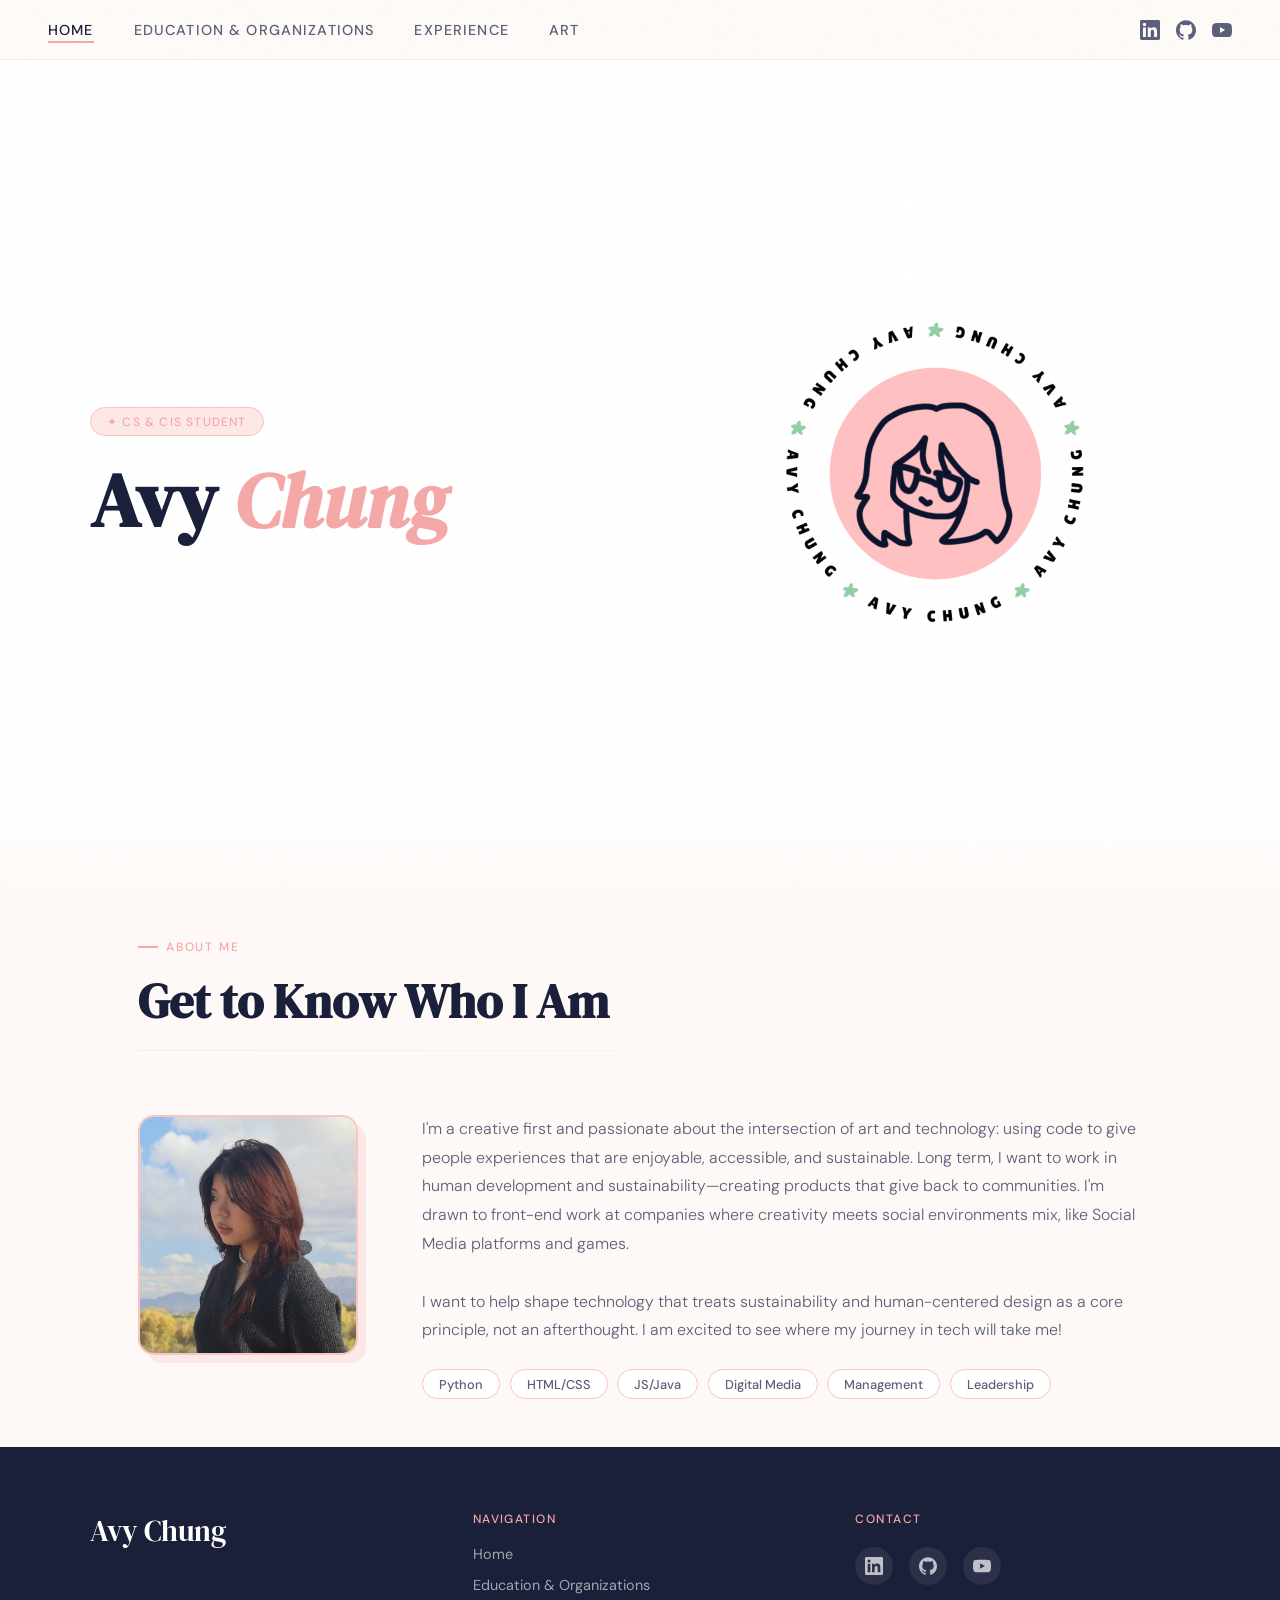
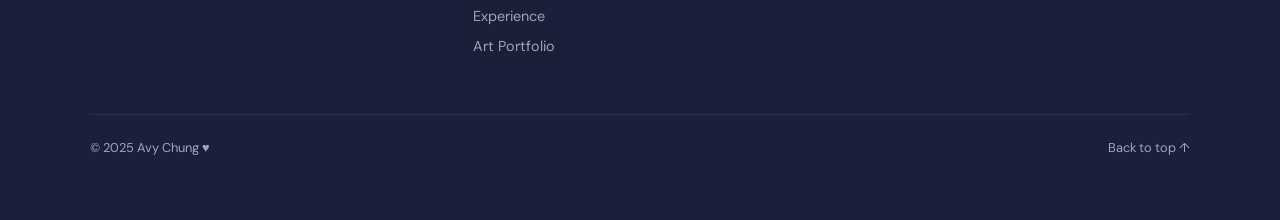
<file: index.html>
<!DOCTYPE html>
<html lang="en">
<head>
  <meta charset="UTF-8" />
  <meta name="viewport" content="width=device-width, initial-scale=1.0"/>
  <link rel="stylesheet" href="style.css?v=4">
  <title>Avy Chung | Portfolio ♥</title>
</head>
<body id="top">
  <nav>
    <ul class="nav-links">
      <li><a href="index.html" class="active" aria-current="page">Home</a></li>
      <li><a href="education.html">Education &amp; Organizations</a></li>
      <li><a href="experience.html">Experience</a></li>
      <li><a href="https://avyquynh.github.io/avyquynh-art-portfolio/">Art</a></li>
    </ul>
    <div class="nav-socials">
      <a href="https://www.linkedin.com/in/avy-chung/" target="_blank" aria-label="LinkedIn">
        <svg viewBox="0 0 24 24"><path d="M20.447 20.452h-3.554v-5.569c0-1.328-.027-3.037-1.852-3.037-1.853 0-2.136 1.445-2.136 2.939v5.667H9.351V9h3.414v1.561h.046c.477-.9 1.637-1.85 3.37-1.85 3.601 0 4.267 2.37 4.267 5.455v6.286zM5.337 7.433a2.062 2.062 0 01-2.063-2.065 2.064 2.064 0 112.063 2.065zm1.782 13.019H3.555V9h3.564v11.452zM22.225 0H1.771C.792 0 0 .774 0 1.729v20.542C0 23.227.792 24 1.771 24h20.451C23.2 24 24 23.227 24 22.271V1.729C24 .774 23.2 0 22.222 0h.003z"/></svg>
      </a>
      <a href="https://github.com/avyquynh" target="_blank" aria-label="GitHub">
        <svg viewBox="0 0 24 24"><path d="M12 .297c-6.63 0-12 5.373-12 12 0 5.303 3.438 9.8 8.205 11.385.6.113.82-.258.82-.577 0-.285-.01-1.04-.015-2.04-3.338.724-4.042-1.61-4.042-1.61C4.422 18.07 3.633 17.7 3.633 17.7c-1.087-.744.084-.729.084-.729 1.205.084 1.838 1.236 1.838 1.236 1.07 1.835 2.809 1.305 3.495.998.108-.776.417-1.305.76-1.605-2.665-.3-5.466-1.332-5.466-5.93 0-1.31.465-2.38 1.235-3.22-.135-.303-.54-1.523.105-3.176 0 0 1.005-.322 3.3 1.23.96-.267 1.98-.399 3-.405 1.02.006 2.04.138 3 .405 2.28-1.552 3.285-1.23 3.285-1.23.645 1.653.24 2.873.12 3.176.765.84 1.23 1.91 1.23 3.22 0 4.61-2.805 5.625-5.475 5.92.42.36.81 1.096.81 2.22 0 1.606-.015 2.896-.015 3.286 0 .315.21.69.825.57C20.565 22.092 24 17.592 24 12.297c0-6.627-5.373-12-12-12"/></svg>
      </a>
      <a href="https://www.youtube.com/@avyquynh2" target="_blank" aria-label="YouTube">
        <svg viewBox="0 0 24 24"><path d="M23.498 6.186a3.016 3.016 0 00-2.122-2.136C19.505 3.545 12 3.545 12 3.545s-7.505 0-9.377.505A3.017 3.017 0 00.502 6.186C0 8.07 0 12 0 12s0 3.93.502 5.814a3.016 3.016 0 002.122 2.136c1.871.505 9.376.505 9.376.505s7.505 0 9.377-.505a3.015 3.015 0 002.122-2.136C24 15.93 24 12 24 12s0-3.93-.502-5.814zM9.545 15.568V8.432L15.818 12l-6.273 3.568z"/></svg>
      </a>
    </div>
  </nav>
  <!-- HERO -->
  <div id="hero" class="hero">
    <div class="hero-blob blob-1"></div>
    <div class="hero-blob blob-2"></div>
    <div class="hero-inner">
      <div class="hero-text fade-up">
        <div class="hero-tag">✦ CS &amp; CIS Student</div>
        <h1 class="hero-name">
          Avy <span>Chung</span>
        </h1>
      </div>
      <div class="hero-visual fade-up delay-2">
        <div class="avatar-wrap">
          <div class="avatar-ring">
            <img src="assets/logoname.png" alt="Avy Chung name ring" />
          </div>
          <div class="avatar-inner">
            <img src="assets/logo.png" alt="Avy Chung avatar" />
          </div>
        </div>
      </div>
    </div>
  </div>
  <!-- ABOUT -->
  <section id="about">
    <div class="section-label">About Me</div>
    <h2 class="section-title">Get to Know Who I Am</h2>
    <div class="section-divider"></div>
    <div class="about-grid">
      <div class="about-photo fade-up">
        <img src="assets/Avy_Chung_Headshot.jpeg" alt="Avy Chung headshot" />
      </div>
      <div class="about-body fade-up delay-1">
        <p>
            I'm a creative first and passionate about the intersection of art and technology: 
            using code to give people experiences that are enjoyable, accessible, and sustainable. 
            Long term, I want to work in human development and sustainability—creating products 
            that give back to communities. I'm drawn to front-end work at companies where creativity 
            meets social environments mix, like Social Media platforms and games. <br>
            <br>
            I want to help shape technology that treats sustainability and human-centered design as
            a core principle, not an afterthought. I am excited to see where my journey in tech will take me!
          <br>
        </p>
        <div class="skills-pills">
          <span class="pill">Python</span>
          <span class="pill">HTML/CSS</span>
          <span class="pill">JS/Java</span>
          <span class="pill">Digital Media</span>
          <span class="pill">Management</span>
          <span class="pill">Leadership</span>
        </div>
      </div>
    </div>
  </section>
  <footer>
    <div class="footer-inner">
      <div>
        <div class="footer-brand">Avy Chung</div>
      </div>
      <div class="footer-col">
        <h4>Navigation</h4>
        <ul>
          <li><a href="index.html">Home</a></li>
          <li><a href="education.html">Education &amp; Organizations</a></li>
          <li><a href="experience.html">Experience</a></li>
          <li><a href="https://avyquynh.github.io/avyquynh-art-portfolio/">Art Portfolio</a></li>
        </ul>
      </div>
      <div class="footer-col">
        <h4>Contact</h4>
        <div class="footer-socials" style="margin-top:1.2rem">
          <a href="https://www.linkedin.com/in/avy-chung/" target="_blank" aria-label="LinkedIn">
            <svg viewBox="0 0 24 24"><path d="M20.447 20.452h-3.554v-5.569c0-1.328-.027-3.037-1.852-3.037-1.853 0-2.136 1.445-2.136 2.939v5.667H9.351V9h3.414v1.561h.046c.477-.9 1.637-1.85 3.37-1.85 3.601 0 4.267 2.37 4.267 5.455v6.286zM5.337 7.433a2.062 2.062 0 01-2.063-2.065 2.064 2.064 0 112.063 2.065zm1.782 13.019H3.555V9h3.564v11.452zM22.225 0H1.771C.792 0 0 .774 0 1.729v20.542C0 23.227.792 24 1.771 24h20.451C23.2 24 24 23.227 24 22.271V1.729C24 .774 23.2 0 22.222 0h.003z"/></svg>
          </a>
          <a href="https://github.com/avyquynh" target="_blank" aria-label="GitHub">
            <svg viewBox="0 0 24 24"><path d="M12 .297c-6.63 0-12 5.373-12 12 0 5.303 3.438 9.8 8.205 11.385.6.113.82-.258.82-.577 0-.285-.01-1.04-.015-2.04-3.338.724-4.042-1.61-4.042-1.61C4.422 18.07 3.633 17.7 3.633 17.7c-1.087-.744.084-.729.084-.729 1.205.084 1.838 1.236 1.838 1.236 1.07 1.835 2.809 1.305 3.495.998.108-.776.417-1.305.76-1.605-2.665-.3-5.466-1.332-5.466-5.93 0-1.31.465-2.38 1.235-3.22-.135-.303-.54-1.523.105-3.176 0 0 1.005-.322 3.3 1.23.96-.267 1.98-.399 3-.405 1.02.006 2.04.138 3 .405 2.28-1.552 3.285-1.23 3.285-1.23.645 1.653.24 2.873.12 3.176.765.84 1.23 1.91 1.23 3.22 0 4.61-2.805 5.625-5.475 5.92.42.36.81 1.096.81 2.22 0 1.606-.015 2.896-.015 3.286 0 .315.21.69.825.57C20.565 22.092 24 17.592 24 12.297c0-6.627-5.373-12-12-12"/></svg>
          </a>
          <a href="https://www.youtube.com/@avyquynh2" target="_blank" aria-label="YouTube">
            <svg viewBox="0 0 24 24"><path d="M23.498 6.186a3.016 3.016 0 00-2.122-2.136C19.505 3.545 12 3.545 12 3.545s-7.505 0-9.377.505A3.017 3.017 0 00.502 6.186C0 8.07 0 12 0 12s0 3.93.502 5.814a3.016 3.016 0 002.122 2.136c1.871.505 9.376.505 9.376.505s7.505 0 9.377-.505a3.015 3.015 0 002.122-2.136C24 15.93 24 12 24 12s0-3.93-.502-5.814zM9.545 15.568V8.432L15.818 12l-6.273 3.568z"/></svg>
          </a>
        </div>
      </div>
    </div>
    <div class="footer-bottom">
      <span>© 2025 Avy Chung ♥</span>
      <a href="#top" class="back-top">Back to top ↑</a>
    </div>
  </footer>
  <script src="script.js?v=3"></script>
</body>
</html>
</file>
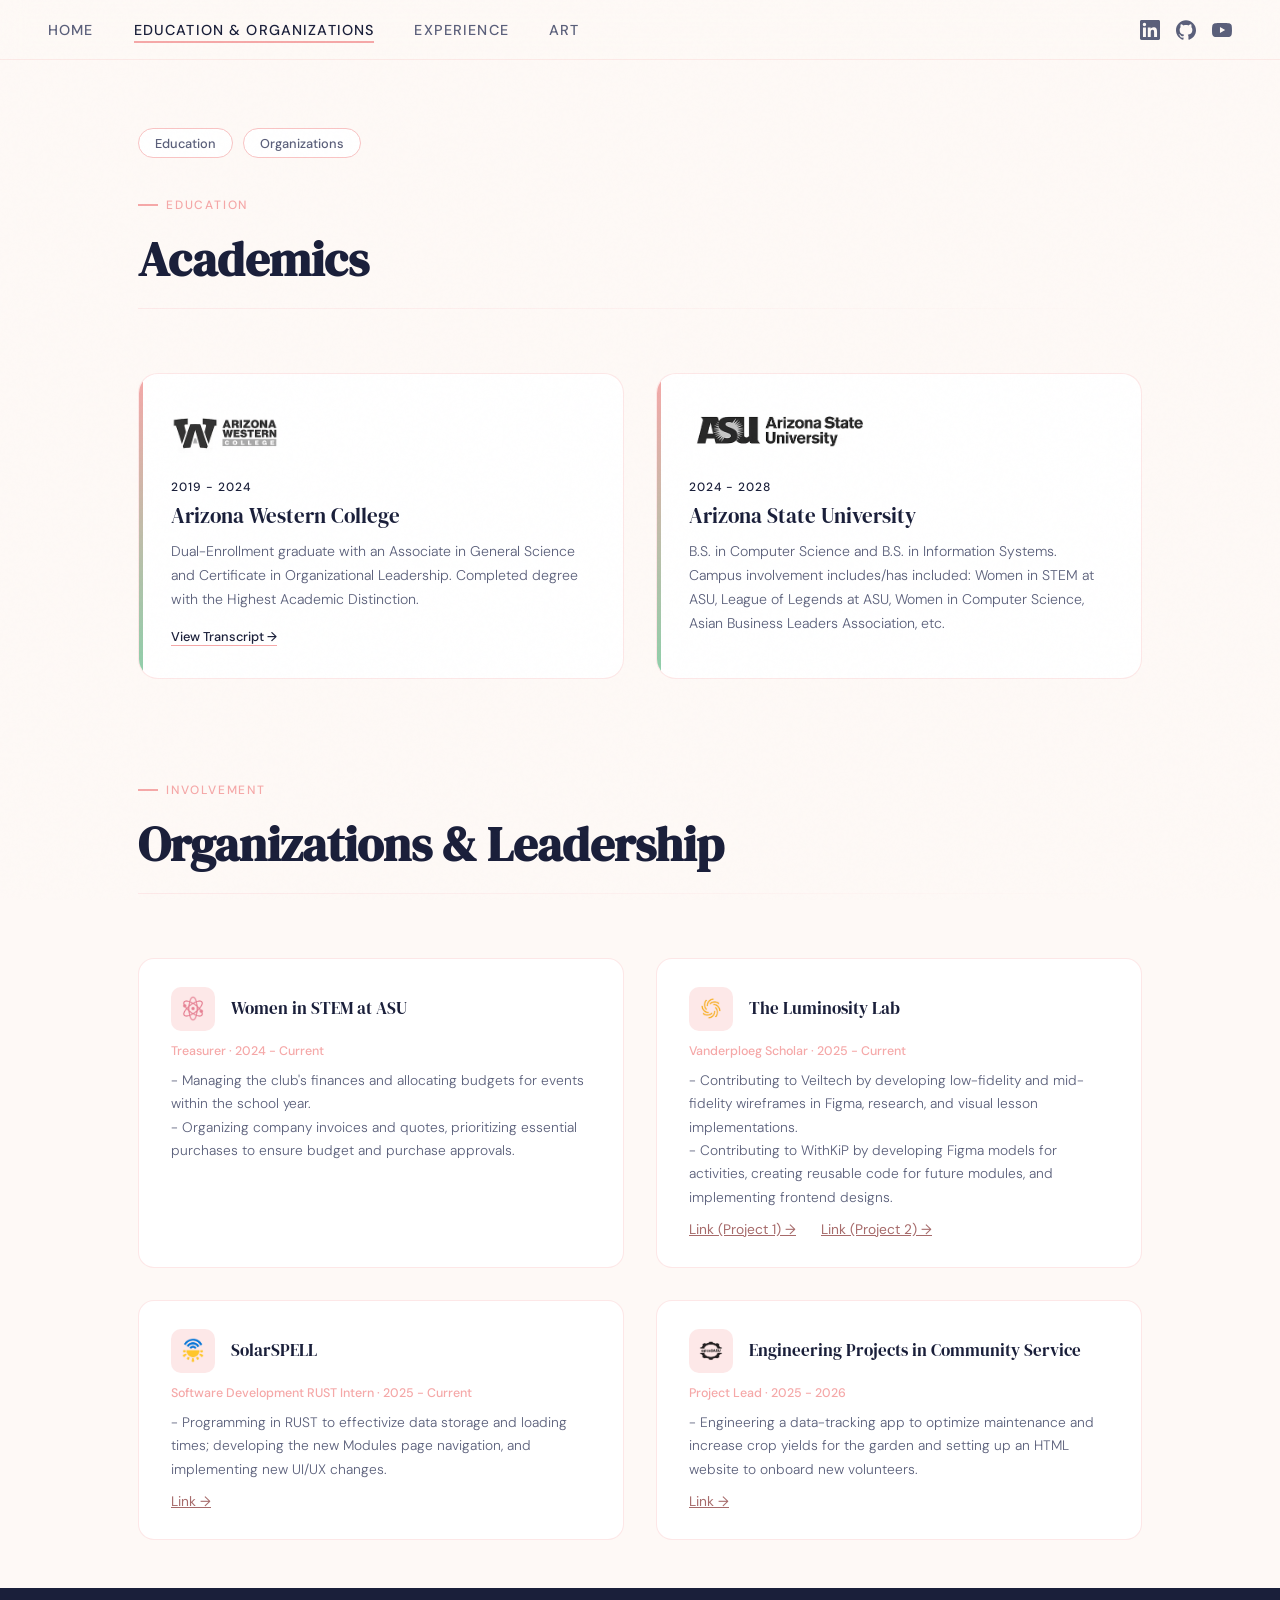
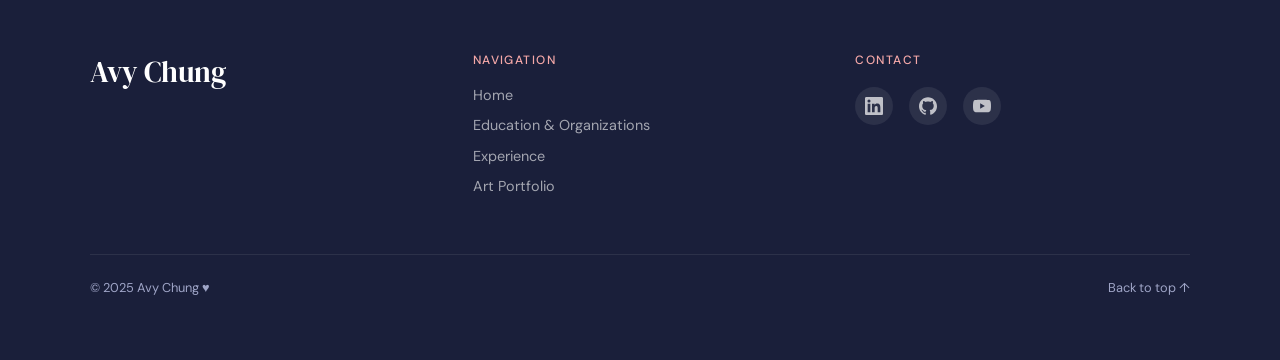
<file: education.html>
<!DOCTYPE html>
<html lang="en">
<head>
  <meta charset="UTF-8" />
  <meta name="viewport" content="width=device-width, initial-scale=1.0"/>
  <link rel="stylesheet" href="style.css?v=4">
  <title>Education & Organizations | Avy Chung ♥</title>
</head>
<body id="top">
  <nav>
    <ul class="nav-links">
      <li><a href="index.html">Home</a></li>
      <li><a href="education.html" class="active" aria-current="page">Education &amp; Organizations</a></li>
      <li><a href="experience.html">Experience</a></li>
      <li><a href="https://avyquynh.github.io/avyquynh-art-portfolio/">Art</a></li>
    </ul>
    <div class="nav-socials">
      <a href="https://www.linkedin.com/in/avy-chung/" target="_blank" aria-label="LinkedIn">
        <svg viewBox="0 0 24 24"><path d="M20.447 20.452h-3.554v-5.569c0-1.328-.027-3.037-1.852-3.037-1.853 0-2.136 1.445-2.136 2.939v5.667H9.351V9h3.414v1.561h.046c.477-.9 1.637-1.85 3.37-1.85 3.601 0 4.267 2.37 4.267 5.455v6.286zM5.337 7.433a2.062 2.062 0 01-2.063-2.065 2.064 2.064 0 112.063 2.065zm1.782 13.019H3.555V9h3.564v11.452zM22.225 0H1.771C.792 0 0 .774 0 1.729v20.542C0 23.227.792 24 1.771 24h20.451C23.2 24 24 23.227 24 22.271V1.729C24 .774 23.2 0 22.222 0h.003z"/></svg>
      </a>
      <a href="https://github.com/avyquynh" target="_blank" aria-label="GitHub">
        <svg viewBox="0 0 24 24"><path d="M12 .297c-6.63 0-12 5.373-12 12 0 5.303 3.438 9.8 8.205 11.385.6.113.82-.258.82-.577 0-.285-.01-1.04-.015-2.04-3.338.724-4.042-1.61-4.042-1.61C4.422 18.07 3.633 17.7 3.633 17.7c-1.087-.744.084-.729.084-.729 1.205.084 1.838 1.236 1.838 1.236 1.07 1.835 2.809 1.305 3.495.998.108-.776.417-1.305.76-1.605-2.665-.3-5.466-1.332-5.466-5.93 0-1.31.465-2.38 1.235-3.22-.135-.303-.54-1.523.105-3.176 0 0 1.005-.322 3.3 1.23.96-.267 1.98-.399 3-.405 1.02.006 2.04.138 3 .405 2.28-1.552 3.285-1.23 3.285-1.23.645 1.653.24 2.873.12 3.176.765.84 1.23 1.91 1.23 3.22 0 4.61-2.805 5.625-5.475 5.92.42.36.81 1.096.81 2.22 0 1.606-.015 2.896-.015 3.286 0 .315.21.69.825.57C20.565 22.092 24 17.592 24 12.297c0-6.627-5.373-12-12-12"/></svg>
      </a>
      <a href="https://www.youtube.com/@avyquynh2" target="_blank" aria-label="YouTube">
        <svg viewBox="0 0 24 24"><path d="M23.498 6.186a3.016 3.016 0 00-2.122-2.136C19.505 3.545 12 3.545 12 3.545s-7.505 0-9.377.505A3.017 3.017 0 00.502 6.186C0 8.07 0 12 0 12s0 3.93.502 5.814a3.016 3.016 0 002.122 2.136c1.871.505 9.376.505 9.376.505s7.505 0 9.377-.505a3.015 3.015 0 002.122-2.136C24 15.93 24 12 24 12s0-3.93-.502-5.814zM9.545 15.568V8.432L15.818 12l-6.273 3.568z"/></svg>
      </a>
    </div>
  </nav>
  <main class="subpage">
  <!-- EDUCATION -->
  <section id="education">
    <div class="page-jump">
      <a href="#education">Education</a>
      <a href="#organizations">Organizations</a>
    </div>
    <div class="section-label">Education</div>
    <h2 class="section-title">Academics</h2>
    <div class="section-divider"></div>
    <div class="edu-cards">
      <div class="edu-card fade-up">
        <img src="assets/AWC_logo.png" alt="AWC" class="edu-logo" />
        <div class="edu-years">2019 - 2024</div>
        <div class="edu-school">Arizona Western College</div>
        <p class="edu-desc">
          Dual-Enrollment graduate with an Associate in General Science and Certificate in 
          Organizational Leadership. Completed degree with the Highest Academic Distinction.
        </p>
        <a href="assets/AWC Transcript.pdf" target="_blank" class="edu-link">View Transcript →</a>
      </div>
      <div class="edu-card fade-up delay-2">
        <img src="assets/ASU_logo.png" alt="ASU" class="edu-logo" />
        <div class="edu-years">2024 - 2028</div>
        <div class="edu-school">Arizona State University</div>
        <p class="edu-desc">
           B.S. in Computer Science and B.S. in Information Systems. Campus involvement 
           includes/has included: Women in STEM at ASU, League of Legends at ASU, 
           Women in Computer Science, Asian Business Leaders Association, etc.  
        </p>
      </div>
    </div>
  </section>
  <!-- ORGANIZATIONS -->
  <section id="organizations">
    <div class="section-label">Involvement</div>
    <h2 class="section-title">Organizations & Leadership</h2>
    <div class="section-divider"></div>
    <div class="orgs-grid">
      <div class="org-card fade-up">
        <div class="org-header">
          <div class="org-icon"><img src="assets/wistem_logo.png" alt="Women in STEM logo" /></div>
          <div>
            <div class="org-name">Women in STEM at ASU</div>
          </div>
        </div>
        <div class="org-role">Treasurer · 2024 - Current</div>
        <p class="org-desc">
            - Managing the club's finances and allocating budgets for events within 
            the school year.<br>
            - Organizing company invoices and quotes, prioritizing essential purchases 
            to ensure budget and purchase approvals.
        </p>
      </div>

      <div class="org-card fade-up delay-2">
        <div class="org-header">
          <div class="org-icon"><img src="assets/lumo_logo.png" alt="Luminosity Lab logo" /></div>
          <div>
            <div class="org-name">The Luminosity Lab</div>
          </div>
        </div>
        <div class="org-role">Vanderploeg Scholar · 2025 - Current</div>
        <p class="org-desc">- Contributing to Veiltech by developing low-fidelity 
          and mid-fidelity wireframes in Figma, research, and visual lesson 
          implementations.
          <br>
          - Contributing to WithKiP by developing Figma models for activities,
          creating reusable code for future modules, and implementing frontend designs.
        </p>
        <a href="https://www.withkip.com" target="_blank" class="org-link">Link (Project 1) →</a>
        <a href="https://www.figma.com/proto/AgCp6HryinHrchg2xhIece/Wireframe-Workbench-Tablet?node-id=0-1&t=k4JjEGeSxW9MUzPW-1" target="_blank" class="org-link">Link (Project 2) →</a>
      </div>

      <div class="org-card fade-up delay-1">
        <div class="org-header">
          <div class="org-icon"><img src="assets/solar_logo.png" alt="SolarSPELL logo" /></div>
          <div>
            <div class="org-name">SolarSPELL</div>
          </div>
        </div>
        <div class="org-role">Software Development RUST Intern · 2025 - Current</div>
        <p class="org-desc">- Programming in RUST to effectivize data storage and 
          loading times; developing the new Modules page navigation, and implementing 
          new UI/UX changes.</p>
        <a href="https://github.com/avyquynh/Mod-Navigation" target="_blank" class="org-link">Link →</a>  
      </div>
      <div class="org-card fade-up delay-1">
        <div class="org-header">
          <div class="org-icon"><img src="assets/epics_logo.png" alt="EPICS logo" /></div>
          <div>
            <div class="org-name">Engineering Projects in Community Service</div>
          </div>
        </div>
        <div class="org-role">Project Lead · 2025 - 2026</div>
        <p class="org-desc">
            - Engineering a data-tracking app to optimize maintenance and increase 
            crop yields for the garden and setting up an HTML website to onboard new 
            volunteers.
        </p>  
        <a href="https://github.com/TigerMountain-Foundation-EPICS/" target="_blank" class="org-link">Link →</a>  
      </div>
    </div>
  </section>
  </main>
  <footer>
    <div class="footer-inner">
      <div>
        <div class="footer-brand">Avy Chung</div>
      </div>
      <div class="footer-col">
        <h4>Navigation</h4>
        <ul>
          <li><a href="index.html">Home</a></li>
          <li><a href="education.html">Education &amp; Organizations</a></li>
          <li><a href="experience.html">Experience</a></li>
          <li><a href="https://avyquynh.github.io/avyquynh-art-portfolio/">Art Portfolio</a></li>
        </ul>
      </div>
      <div class="footer-col">
        <h4>Contact</h4>
        <div class="footer-socials" style="margin-top:1.2rem">
          <a href="https://www.linkedin.com/in/avy-chung/" target="_blank" aria-label="LinkedIn">
            <svg viewBox="0 0 24 24"><path d="M20.447 20.452h-3.554v-5.569c0-1.328-.027-3.037-1.852-3.037-1.853 0-2.136 1.445-2.136 2.939v5.667H9.351V9h3.414v1.561h.046c.477-.9 1.637-1.85 3.37-1.85 3.601 0 4.267 2.37 4.267 5.455v6.286zM5.337 7.433a2.062 2.062 0 01-2.063-2.065 2.064 2.064 0 112.063 2.065zm1.782 13.019H3.555V9h3.564v11.452zM22.225 0H1.771C.792 0 0 .774 0 1.729v20.542C0 23.227.792 24 1.771 24h20.451C23.2 24 24 23.227 24 22.271V1.729C24 .774 23.2 0 22.222 0h.003z"/></svg>
          </a>
          <a href="https://github.com/avyquynh" target="_blank" aria-label="GitHub">
            <svg viewBox="0 0 24 24"><path d="M12 .297c-6.63 0-12 5.373-12 12 0 5.303 3.438 9.8 8.205 11.385.6.113.82-.258.82-.577 0-.285-.01-1.04-.015-2.04-3.338.724-4.042-1.61-4.042-1.61C4.422 18.07 3.633 17.7 3.633 17.7c-1.087-.744.084-.729.084-.729 1.205.084 1.838 1.236 1.838 1.236 1.07 1.835 2.809 1.305 3.495.998.108-.776.417-1.305.76-1.605-2.665-.3-5.466-1.332-5.466-5.93 0-1.31.465-2.38 1.235-3.22-.135-.303-.54-1.523.105-3.176 0 0 1.005-.322 3.3 1.23.96-.267 1.98-.399 3-.405 1.02.006 2.04.138 3 .405 2.28-1.552 3.285-1.23 3.285-1.23.645 1.653.24 2.873.12 3.176.765.84 1.23 1.91 1.23 3.22 0 4.61-2.805 5.625-5.475 5.92.42.36.81 1.096.81 2.22 0 1.606-.015 2.896-.015 3.286 0 .315.21.69.825.57C20.565 22.092 24 17.592 24 12.297c0-6.627-5.373-12-12-12"/></svg>
          </a>
          <a href="https://www.youtube.com/@avyquynh2" target="_blank" aria-label="YouTube">
            <svg viewBox="0 0 24 24"><path d="M23.498 6.186a3.016 3.016 0 00-2.122-2.136C19.505 3.545 12 3.545 12 3.545s-7.505 0-9.377.505A3.017 3.017 0 00.502 6.186C0 8.07 0 12 0 12s0 3.93.502 5.814a3.016 3.016 0 002.122 2.136c1.871.505 9.376.505 9.376.505s7.505 0 9.377-.505a3.015 3.015 0 002.122-2.136C24 15.93 24 12 24 12s0-3.93-.502-5.814zM9.545 15.568V8.432L15.818 12l-6.273 3.568z"/></svg>
          </a>
        </div>
      </div>
    </div>
    <div class="footer-bottom">
      <span>© 2025 Avy Chung ♥</span>
      <a href="#top" class="back-top">Back to top ↑</a>
    </div>
  </footer>
  <script src="script.js?v=3"></script>
</body>
</html>
</file>
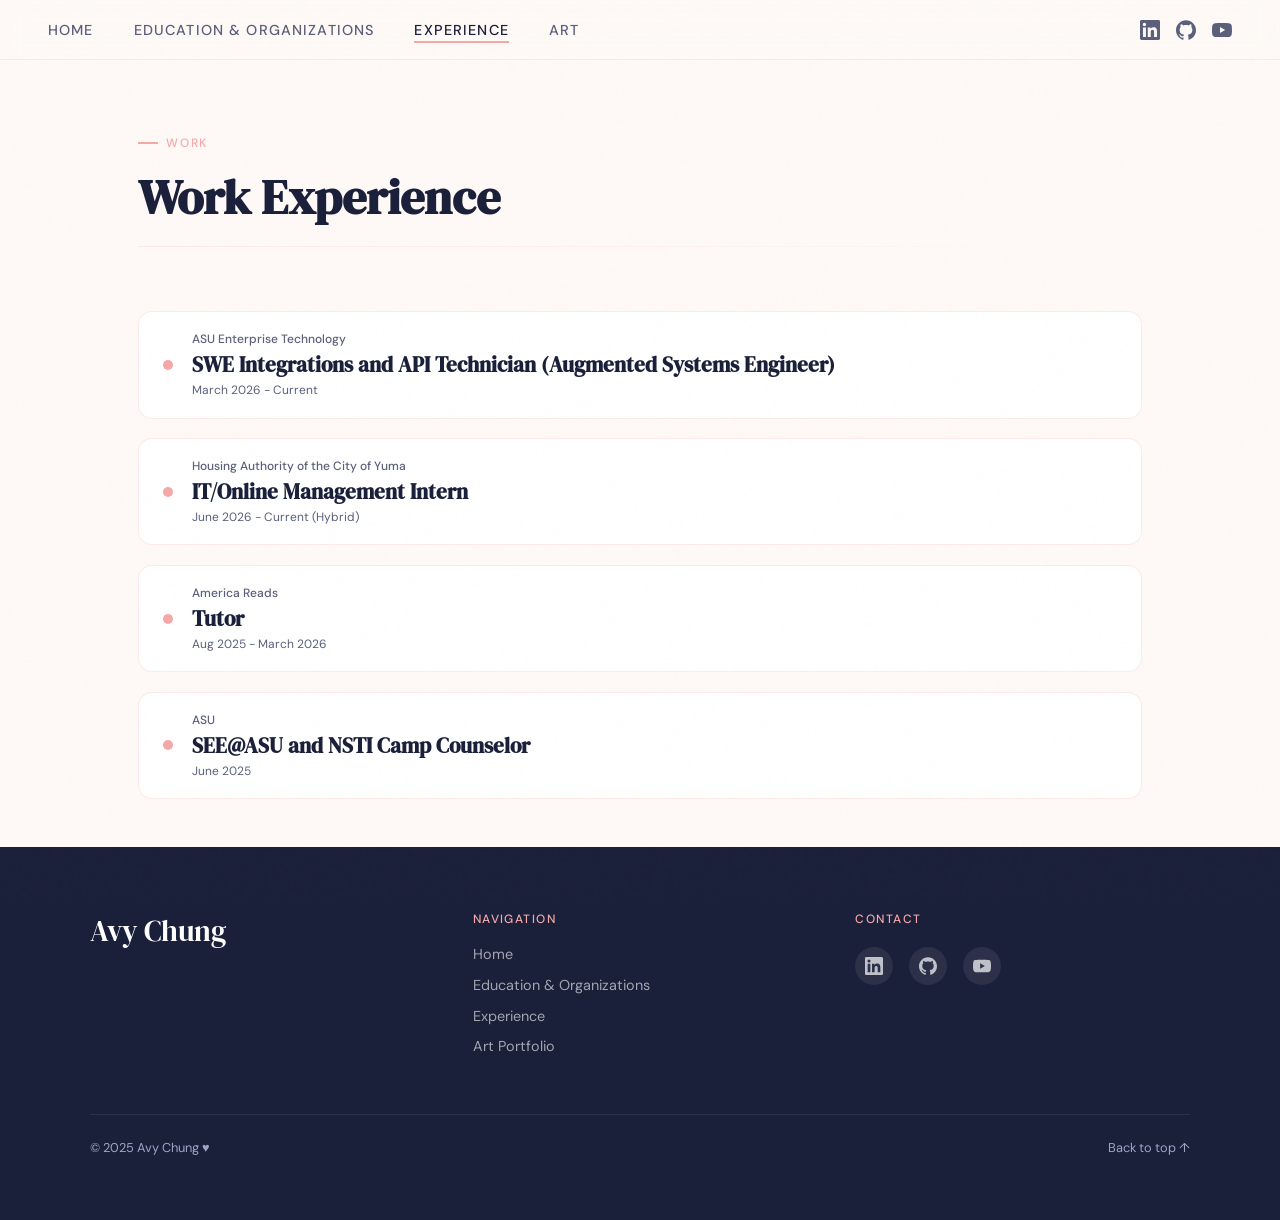
<file: experience.html>
<!DOCTYPE html>
<html lang="en">
<head>
  <meta charset="UTF-8" />
  <meta name="viewport" content="width=device-width, initial-scale=1.0"/>
  <link rel="stylesheet" href="style.css?v=4">
  <title>Experience | Avy Chung ♥</title>
</head>
<body id="top">
  <nav>
    <ul class="nav-links">
      <li><a href="index.html">Home</a></li>
      <li><a href="education.html">Education &amp; Organizations</a></li>
      <li><a href="experience.html" class="active" aria-current="page">Experience</a></li>
      <li><a href="https://avyquynh.github.io/avyquynh-art-portfolio/">Art</a></li>
    </ul>
    <div class="nav-socials">
      <a href="https://www.linkedin.com/in/avy-chung/" target="_blank" aria-label="LinkedIn">
        <svg viewBox="0 0 24 24"><path d="M20.447 20.452h-3.554v-5.569c0-1.328-.027-3.037-1.852-3.037-1.853 0-2.136 1.445-2.136 2.939v5.667H9.351V9h3.414v1.561h.046c.477-.9 1.637-1.85 3.37-1.85 3.601 0 4.267 2.37 4.267 5.455v6.286zM5.337 7.433a2.062 2.062 0 01-2.063-2.065 2.064 2.064 0 112.063 2.065zm1.782 13.019H3.555V9h3.564v11.452zM22.225 0H1.771C.792 0 0 .774 0 1.729v20.542C0 23.227.792 24 1.771 24h20.451C23.2 24 24 23.227 24 22.271V1.729C24 .774 23.2 0 22.222 0h.003z"/></svg>
      </a>
      <a href="https://github.com/avyquynh" target="_blank" aria-label="GitHub">
        <svg viewBox="0 0 24 24"><path d="M12 .297c-6.63 0-12 5.373-12 12 0 5.303 3.438 9.8 8.205 11.385.6.113.82-.258.82-.577 0-.285-.01-1.04-.015-2.04-3.338.724-4.042-1.61-4.042-1.61C4.422 18.07 3.633 17.7 3.633 17.7c-1.087-.744.084-.729.084-.729 1.205.084 1.838 1.236 1.838 1.236 1.07 1.835 2.809 1.305 3.495.998.108-.776.417-1.305.76-1.605-2.665-.3-5.466-1.332-5.466-5.93 0-1.31.465-2.38 1.235-3.22-.135-.303-.54-1.523.105-3.176 0 0 1.005-.322 3.3 1.23.96-.267 1.98-.399 3-.405 1.02.006 2.04.138 3 .405 2.28-1.552 3.285-1.23 3.285-1.23.645 1.653.24 2.873.12 3.176.765.84 1.23 1.91 1.23 3.22 0 4.61-2.805 5.625-5.475 5.92.42.36.81 1.096.81 2.22 0 1.606-.015 2.896-.015 3.286 0 .315.21.69.825.57C20.565 22.092 24 17.592 24 12.297c0-6.627-5.373-12-12-12"/></svg>
      </a>
      <a href="https://www.youtube.com/@avyquynh2" target="_blank" aria-label="YouTube">
        <svg viewBox="0 0 24 24"><path d="M23.498 6.186a3.016 3.016 0 00-2.122-2.136C19.505 3.545 12 3.545 12 3.545s-7.505 0-9.377.505A3.017 3.017 0 00.502 6.186C0 8.07 0 12 0 12s0 3.93.502 5.814a3.016 3.016 0 002.122 2.136c1.871.505 9.376.505 9.376.505s7.505 0 9.377-.505a3.015 3.015 0 002.122-2.136C24 15.93 24 12 24 12s0-3.93-.502-5.814zM9.545 15.568V8.432L15.818 12l-6.273 3.568z"/></svg>
      </a>
    </div>
  </nav>
  <main class="subpage">
  <!-- EXPERIENCE -->
  <section id="experience">
    <div class="section-label">Work</div>
    <h2 class="section-title">Work Experience</h2>
    <div class="section-divider"></div>
    <div class="work-list">
      
      <div class="work-item fade-up">
        <div class="work-dot"></div>
        <div class="work-content">
          <div class="work-company">ASU Enterprise Technology</div>
          <div class="work-title">SWE Integrations and API Technician 
          (Augmented Systems Engineer)</div>
          <div class="work-period">March 2026 - Current</div>
        </div>
      </div>

      <div class="work-item fade-up delay-1">
        <div class="work-dot"></div>
        <div class="work-content">
          <div class="work-company">Housing Authority of the City of Yuma</div>
          <div class="work-title">IT/Online Management Intern</div>
          <div class="work-period">June 2026 - Current (Hybrid)</div>
        </div>
      </div>

      <div class="work-item fade-up delay-1">
        <div class="work-dot"></div>
        <div class="work-content">
          <div class="work-company">America Reads</div>
          <div class="work-title">Tutor</div>
          <div class="work-period">Aug 2025 - March 2026</div>
        </div>
      </div>

      <div class="work-item fade-up delay-1">
        <div class="work-dot"></div>
        <div class="work-content">
          <div class="work-company">ASU</div>
          <div class="work-title">SEE@ASU and NSTI Camp Counselor</div>
          <div class="work-period">June 2025</div>
        </div>
      </div>

    </div>
  </section>
  </main>
  <footer>
    <div class="footer-inner">
      <div>
        <div class="footer-brand">Avy Chung</div>
      </div>
      <div class="footer-col">
        <h4>Navigation</h4>
        <ul>
          <li><a href="index.html">Home</a></li>
          <li><a href="education.html">Education &amp; Organizations</a></li>
          <li><a href="experience.html">Experience</a></li>
          <li><a href="https://avyquynh.github.io/avyquynh-art-portfolio/">Art Portfolio</a></li>
        </ul>
      </div>
      <div class="footer-col">
        <h4>Contact</h4>
        <div class="footer-socials" style="margin-top:1.2rem">
          <a href="https://www.linkedin.com/in/avy-chung/" target="_blank" aria-label="LinkedIn">
            <svg viewBox="0 0 24 24"><path d="M20.447 20.452h-3.554v-5.569c0-1.328-.027-3.037-1.852-3.037-1.853 0-2.136 1.445-2.136 2.939v5.667H9.351V9h3.414v1.561h.046c.477-.9 1.637-1.85 3.37-1.85 3.601 0 4.267 2.37 4.267 5.455v6.286zM5.337 7.433a2.062 2.062 0 01-2.063-2.065 2.064 2.064 0 112.063 2.065zm1.782 13.019H3.555V9h3.564v11.452zM22.225 0H1.771C.792 0 0 .774 0 1.729v20.542C0 23.227.792 24 1.771 24h20.451C23.2 24 24 23.227 24 22.271V1.729C24 .774 23.2 0 22.222 0h.003z"/></svg>
          </a>
          <a href="https://github.com/avyquynh" target="_blank" aria-label="GitHub">
            <svg viewBox="0 0 24 24"><path d="M12 .297c-6.63 0-12 5.373-12 12 0 5.303 3.438 9.8 8.205 11.385.6.113.82-.258.82-.577 0-.285-.01-1.04-.015-2.04-3.338.724-4.042-1.61-4.042-1.61C4.422 18.07 3.633 17.7 3.633 17.7c-1.087-.744.084-.729.084-.729 1.205.084 1.838 1.236 1.838 1.236 1.07 1.835 2.809 1.305 3.495.998.108-.776.417-1.305.76-1.605-2.665-.3-5.466-1.332-5.466-5.93 0-1.31.465-2.38 1.235-3.22-.135-.303-.54-1.523.105-3.176 0 0 1.005-.322 3.3 1.23.96-.267 1.98-.399 3-.405 1.02.006 2.04.138 3 .405 2.28-1.552 3.285-1.23 3.285-1.23.645 1.653.24 2.873.12 3.176.765.84 1.23 1.91 1.23 3.22 0 4.61-2.805 5.625-5.475 5.92.42.36.81 1.096.81 2.22 0 1.606-.015 2.896-.015 3.286 0 .315.21.69.825.57C20.565 22.092 24 17.592 24 12.297c0-6.627-5.373-12-12-12"/></svg>
          </a>
          <a href="https://www.youtube.com/@avyquynh2" target="_blank" aria-label="YouTube">
            <svg viewBox="0 0 24 24"><path d="M23.498 6.186a3.016 3.016 0 00-2.122-2.136C19.505 3.545 12 3.545 12 3.545s-7.505 0-9.377.505A3.017 3.017 0 00.502 6.186C0 8.07 0 12 0 12s0 3.93.502 5.814a3.016 3.016 0 002.122 2.136c1.871.505 9.376.505 9.376.505s7.505 0 9.377-.505a3.015 3.015 0 002.122-2.136C24 15.93 24 12 24 12s0-3.93-.502-5.814zM9.545 15.568V8.432L15.818 12l-6.273 3.568z"/></svg>
          </a>
        </div>
      </div>
    </div>
    <div class="footer-bottom">
      <span>© 2025 Avy Chung ♥</span>
      <a href="#top" class="back-top">Back to top ↑</a>
    </div>
  </footer>
  <script src="script.js?v=3"></script>
</body>
</html>
</file>
<file: style.css>
@import url('https://fonts.googleapis.com/css2?family=DM+Serif+Display:ital@0;1&family=DM+Sans:ital,opsz,wght@0,9..40,300;0,9..40,400;0,9..40,500;1,9..40,300&display=swap');

:root {
    --pink: #f9c4c4;
    --pink-light: #fde8e8;
    --pink-medium: #f5a8a8;
    --navy: #1a1f3a;
    --navy-soft: #2a2f52;
    --green-accent: #8ecfaa;
    --cream: #fef9f6;
    --text: #1a1f3a;
    --text-muted: #5a5f7a;
    --text-highlighted: #9fa5c7;
    --link-active: #a66a6a;
    --link-hover: #703c3c;
  }

  *, *::before, *::after { box-sizing: border-box; margin: 0; padding: 0; }

  html { scroll-behavior: smooth; scroll-padding-top: 5rem; }

  body {
    font-family: 'DM Sans', sans-serif;
    background: var(--cream);
    color: var(--text);
    overflow-x: hidden;
  }

  /* ── NOISE TEXTURE ── */
  body::before {
    content: '';
    position: fixed;
    inset: 0;
    background-image: url("data:image/svg+xml,%3Csvg viewBox='0 0 200 200' xmlns='http://www.w3.org/2000/svg'%3E%3Cfilter id='noise'%3E%3CfeTurbulence type='fractalNoise' baseFrequency='0.9' numOctaves='4' stitchTiles='stitch'/%3E%3C/filter%3E%3Crect width='100%25' height='100%25' filter='url(%23noise)' opacity='0.03'/%3E%3C/svg%3E");
    pointer-events: none;
    z-index: 9999;
    opacity: 0.4;
  }

  /* ── NAV ── */
  nav {
    position: fixed;
    top: 0;
    width: 100%;
    z-index: 100;
    display: flex;
    justify-content: space-between;
    align-items: center;
    padding: 1.2rem 3rem;
    background: rgba(254, 249, 246, 0.85);
    backdrop-filter: blur(12px);
    border-bottom: 1px solid rgba(249, 196, 196, 0.3);
  }

  .nav-links {
    display: flex;
    gap: 2.5rem;
    list-style: none;
  }

  .nav-links a {
    text-decoration: none;
    color: var(--text-muted);
    font-size: 0.9rem;
    font-weight: 500;
    letter-spacing: 0.08em;
    text-transform: uppercase;
    transition: color 0.2s;
  }

  .nav-links a:hover { color: var(--navy); }
  .nav-links a.active { color: var(--navy); border-bottom: 2px solid var(--pink-medium); padding-bottom: 2px; }

  .nav-socials {
    display: flex;
    gap: 1rem;
    align-items: center;
  }

  .nav-socials a {
    display: flex;
    align-items: center;
    color: var(--text-muted);
    transition: color 0.2s;
  }

  .nav-socials a:hover { color: var(--navy); }

  .nav-socials svg {
    width: 20px;
    height: 20px;
    fill: currentColor;
  }

  /* ── HERO ── */
  .hero {
    min-height: 100vh;
    display: flex;
    align-items: center;
    justify-content: center;
    padding: 7rem 3rem 4rem;
    position: relative;
    overflow: hidden;
    background: linear-gradient(to bottom, #FFFFFF 90%, var(--cream) 100%);
  }

  .hero-blob {
    position: absolute;
    border-radius: 50%;
    pointer-events: none;
    display: none;
  }

  .blob-1 {
    width: 500px; height: 500px;
    background: radial-gradient(circle, #fde8e8 0%, transparent 70%);
    top: -100px; right: -100px;
    animation: float 8s ease-in-out infinite;
  }

  .blob-2 {
    width: 350px; height: 350px;
    background: radial-gradient(circle, #ddf0e8 0%, transparent 70%);
    bottom: 50px; left: -80px;
    animation: float 10s ease-in-out infinite reverse;
  }

  @keyframes float {
    0%, 100% { transform: translateY(0px) scale(1); }
    50% { transform: translateY(-30px) scale(1.05); }
  }

  .hero-inner {
    display: grid;
    grid-template-columns: 1fr 1fr;
    gap: 5rem;
    align-items: center;
    max-width: 1100px;
    width: 100%;
  }
  .hero-text { position: relative; }

  .hero-tag {
    display: inline-block;
    background: var(--pink-light);
    color: var(--pink-medium);
    border: 1px solid var(--pink);
    border-radius: 999px;
    font-size: 0.75rem;
    font-weight: 500;
    letter-spacing: 0.1em;
    text-transform: uppercase;
    padding: 0.35rem 1rem;
    margin-bottom: 1.5rem;
  }

  .hero-name {
    font-family: 'DM Serif Display', serif;
    font-size: clamp(3rem, 6vw, 5rem);
    line-height: 1.05;
    color: var(--navy);
    margin-bottom: 0;
  }

  .hero-name span {
    color: var(--pink-medium);
    font-style: italic;
  }

  .hero-desc {
    font-size: 1.05rem;
    line-height: 1.75;
    color: var(--text-muted);
    max-width: 420px;
    margin-bottom: 2.5rem;
    font-weight: 300;
  }

  .btn-primary {
    background: var(--navy);
    color: white;
    text-decoration: none;
    padding: 0.8rem 2rem;
    border-radius: 999px;
    font-size: 0.9rem;
    font-weight: 500;
    letter-spacing: 0.04em;
    transition: transform 0.2s, box-shadow 0.2s;
    box-shadow: 0 4px 20px rgba(26,31,58,0.2);
  }

  .btn-primary:hover {
    transform: translateY(-2px);
    box-shadow: 0 8px 30px rgba(26,31,58,0.3);
  }

  .btn-secondary {
    color: var(--text-muted);
    text-decoration: none;
    font-size: 0.9rem;
    font-weight: 500;
    display: flex;
    align-items: center;
    gap: 0.4rem;
    transition: color 0.2s;
  }

  .btn-secondary:hover { color: var(--navy); }

  /* ── AVATAR AREA ── */
  .hero-visual {
    display: flex;
    flex-direction: column;
    align-items: center;
    gap: 1.5rem;
  }

  .avatar-wrap {
    position: relative;
    width: min(350px, 75vw);
    height: min(350px, 75vw);
  }

  .avatar-ring {
    position: absolute;
    inset: 0;
    animation: spin 20s linear infinite;
  }

  @keyframes spin {
    from { transform: rotate(0deg); }
    to { transform: rotate(360deg); }
  }

  .avatar-ring img {
    width: 100%;
    height: 100%;
    object-fit: contain;
    border-radius: 50%;
  }

  .avatar-inner {
    position: absolute;
    inset: 40px;
    border-radius: 50%;
    display: flex;
    align-items: center;
    justify-content: center;
    overflow: hidden;
  }

  .avatar-inner img {
    width: 110%;
    height: 110%;
    object-fit: cover;
    object-position: top;
  }

  /* ── SECTION BASE ── */
  section {
    padding: 3rem 3rem;
    max-width: 1100px;
    margin: 0 auto;
  }

  .section-label {
    display: inline-flex;
    align-items: center;
    gap: 0.5rem;
    font-size: 0.75rem;
    font-weight: 500;
    letter-spacing: 0.15em;
    text-transform: uppercase;
    color: var(--pink-medium);
    margin-bottom: 0.8rem;
  }

  .section-label::before {
    content: '';
    display: inline-block;
    width: 20px;
    height: 2px;
    background: var(--pink-medium);
  }

  .section-title {
    font-family: 'DM Serif Display', serif;
    font-size: clamp(2rem, 4vw, 3rem);
    color: var(--navy);
    margin-bottom: 1rem;
  }

  .section-divider {
    width: 100%;
    height: 1px;
    background: linear-gradient(to right, var(--pink-light), transparent);
    margin: 0 auto 4rem;
  }

  /* ── ABOUT ── */
  #about { padding-top: 2rem; }

  .about-grid {
    display: grid;
    grid-template-columns: 220px 1fr;
    gap: 4rem;
    align-items: start;
  }

  .about-photo {
    width: 220px;
    height: 240px;
    border-radius: 16px;
    overflow: hidden;
    box-shadow: 8px 8px 0 var(--pink-light);
    border: 2px solid var(--pink);
    flex-shrink: 0;
  }

  .about-photo img {
    width: 100%;
    height: 100%;
    object-fit: cover;
    object-position: top;
  }

  .about-body p {
    font-size: 1rem;
    line-height: 1.8;
    color: var(--text-muted);
    font-weight: 300;
    margin-bottom: 1.5rem;
  }
  .about-link {
    font-size: 1em;
    padding: 0% 5% 0% 0%;
  }
  a.about-link:link, a.about-link:visited { color: var(--link-active); }
  a.about-link:hover { color: var(--link-hover); }

  .skills-pills {
    display: flex;
    flex-wrap: wrap;
    gap: 0.6rem;
    margin-top: 1.5rem;
  }

  .pill {
    background: white;
    border: 1.5px solid var(--pink);
    border-radius: 999px;
    padding: 0.35rem 1rem;
    font-size: 0.8rem;
    font-weight: 500;
    color: var(--text-muted);
    transition: all 0.2s;
  }

  /* ── EDUCATION ── */
  .edu-cards {
    display: grid;
    grid-template-columns: 1fr 1fr;
    gap: 2rem;
    margin-top: 2rem;
  }

  .edu-card {
    background: white;
    border: 1.5px solid rgba(249,196,196,0.4);
    border-radius: 20px;
    padding: 2rem;
    position: relative;
    overflow: hidden;
    transition: transform 0.3s, box-shadow 0.3s;
  }

  .edu-card:hover {
    transform: translateY(-4px);
    box-shadow: 0 20px 60px rgba(249,196,196,0.3);
  }

  .edu-card::after {
    content: '';
    position: absolute;
    top: 0; left: 0;
    width: 4px;
    height: 100%;
    background: linear-gradient(to bottom, var(--pink-medium), var(--green-accent));
  }

  .edu-logo {
    width: auto;
    height: 52px;
    border-radius: 10px;
    object-fit: cover;
    margin-bottom: 1rem;
  }

  .edu-years {
    font-size: 0.75rem;
    font-weight: 500;
    letter-spacing: 0.08em;
    margin-bottom: 0.4rem;
  }

  .edu-school {
    font-family: 'DM Serif Display', serif;
    font-size: 1.3rem;
    color: var(--navy);
    margin-bottom: 0.6rem;
  }

  .edu-desc {
    font-size: 0.88rem;
    line-height: 1.7;
    color: var(--text-muted);
    font-weight: 300;
  }

  .edu-link {
    display: inline-block;
    margin-top: 1rem;
    font-size: 0.8rem;
    color: var(--navy);
    font-weight: 500;
    text-decoration: none;
    border-bottom: 1px solid var(--pink-medium);
    transition: color 0.2s;
  }

  .edu-link:hover { color: var(--pink-medium); }

  /* ── ORGANIZATIONS ── */
  .orgs-grid {
    display: grid;
    grid-template-columns: repeat(2, minmax(0, 1fr));
    gap: 2rem;
    margin-top: 2rem;
    align-items: stretch;
  }

  .org-card {
    background: white;
    border: 1.5px solid rgba(249,196,196,0.4);
    border-radius: 16px;
    padding: 1.75rem 2rem;
    transition: transform 0.3s, box-shadow 0.3s;
  }

  .org-card:hover {
    transform: translateY(-3px);
    box-shadow: 0 12px 40px rgba(249,196,196,0.25);
  }

  .org-header {
    display: flex;
    align-items: center;
    gap: 1rem;
    margin-bottom: 0.8rem;
  }

  .org-icon {
    width: 44px;
    height: 44px;
    border-radius: 10px;
    background: var(--pink-light);
    display: flex;
    align-items: center;
    justify-content: center;
    font-size: 1.4rem;
    flex-shrink: 0;
  }

  .org-icon img {
    width: 60%;
    height: 60%;
    object-fit: contain;
  }

  .org-name {
    font-family: 'DM Serif Display', serif;
    font-size: 1.05rem;
    color: var(--navy);
  }

  .org-role {
    font-size: 0.78rem;
    color: var(--pink-medium);
    font-weight: 500;
    margin-bottom: 0.6rem;
  }

  .org-desc {
    font-size: 0.86rem;
    line-height: 1.7;
    color: var(--text-muted);
    font-weight: 300;
    padding-bottom: 2%;
  }
  .org-link {
    font-size: 0.86rem;
    padding: 0% 5% 0% 0%;
  }
  a.org-link:link { color: var(--link-active); }
  a.org-link:hover { color: var(--link-hover); }

  /* ── WORK EXPERIENCE ── */
  .work-list {
    display: flex;
    flex-direction: column;
    gap: 1.2rem;
    margin-top: 2rem;
  }

  .work-item {
    display: flex;
    align-items: center;
    gap: 1.2rem;
    background: white;
    border: 1.5px solid rgba(249,196,196,0.35);
    border-radius: 14px;
    padding: 1.2rem 1.5rem;
    transition: transform 0.2s, box-shadow 0.2s;
  }

  .work-dot {
    width: 10px;
    height: 10px;
    border-radius: 50%;
    background: var(--pink-medium);
    flex-shrink: 0;
  }

  .work-content {
    display: flex;
    flex-direction: column;
    gap: 0.2rem;
  }

  .work-company {
    font-size: 0.75rem;
    font-weight: 500;
    color: var(--text-muted);
  }

  .work-title {
    font-family: 'DM Serif Display', serif;
    font-size: 1.3rem;
    font-weight: bold;
    color: var(--navy);
  }

  .work-period {
    font-size: 0.75rem;
    color: var(--text-muted);
  }

  /* ── PAGES / NAVIGATION ── */
  .subpage { padding-top: 5rem; }
  .page-jump {
    display: flex;
    flex-wrap: wrap;
    gap: 0.6rem;
    margin-bottom: 2rem;
  }
  .page-jump a {
    background: white;
    border: 1.5px solid var(--pink);
    border-radius: 999px;
    padding: 0.35rem 1rem;
    font-size: 0.8rem;
    font-weight: 500;
    color: var(--text-muted);
    text-decoration: none;
    transition: all 0.2s;
  }
  .page-jump a:hover { color: var(--navy); background: var(--pink-light); }
  .nav-links a:focus-visible, .page-jump a:focus-visible,
  .btn-primary:focus-visible, .btn-secondary:focus-visible {
    outline: 2px solid var(--pink-medium);
    outline-offset: 3px;
  }
  .back-top { color: var(--text-highlighted); text-decoration: none; }
  .back-top:hover { color: white; }
  /* ── FOOTER ── */
  footer {
    background: var(--navy);
    color: white;
    padding: 4rem 3rem;
  }

  .footer-inner {
    max-width: 1100px;
    margin: 0 auto;
    display: grid;
    grid-template-columns: 1fr 1fr 1fr;
    gap: 3rem;
    align-items: start;
  }

  .footer-brand {
    font-family: 'DM Serif Display', serif;
    font-size: 1.8rem;
    margin-bottom: 0.6rem;
    color: white;
  }

  .footer-col h4 {
    font-size: 0.75rem;
    font-weight: 500;
    letter-spacing: 0.12em;
    text-transform: uppercase;
    color: var(--pink-medium);
    margin-bottom: 1rem;
  }

  .footer-col ul { list-style: none; }

  .footer-col ul li {
    margin-bottom: 0.6rem;
  }

  .footer-col ul li a {
    color: rgba(255,255,255,0.6);
    text-decoration: none;
    font-size: 0.9rem;
    transition: color 0.2s;
  }

  .footer-col ul li a:hover { color: white; }

  .footer-socials {
    display: flex;
    gap: 1rem;
    margin-top: 0.5rem;
  }

  .footer-socials a {
    display: flex;
    align-items: center;
    justify-content: center;
    width: 38px;
    height: 38px;
    border-radius: 50%;
    background: rgba(255,255,255,0.08);
    color: rgba(255,255,255,0.7);
    transition: all 0.2s;
  }

  .footer-socials a:hover {
    background: var(--pink-medium);
    color: white;
  }

  .footer-socials svg {
    width: 18px;
    height: 18px;
    fill: currentColor;
  }

  .footer-bottom {
    max-width: 1100px;
    margin: 3rem auto 0;
    padding-top: 1.5rem;
    border-top: 1px solid rgba(255,255,255,0.08);
    display: flex;
    justify-content: space-between;
    align-items: center;
    font-size: 0.8rem;
    color: var(--text-highlighted);
  }

  /* ── ANIMATIONS ── */
  .fade-up {
    opacity: 0;
    transform: translateY(24px);
    transition: opacity 0.7s ease, transform 0.7s ease;
  }

  .fade-up.visible {
    opacity: 1;
    transform: translateY(0);
  }

  /* Stagger delays */
  .delay-1 { transition-delay: 0.1s; }
  .delay-2 { transition-delay: 0.2s; }
  .delay-3 { transition-delay: 0.3s; }
  .delay-4 { transition-delay: 0.4s; }

  /* ── RESPONSIVE ── */
  @media (max-width: 768px) {
    nav { padding: 0.8rem 1.5rem; flex-wrap: wrap; gap: 0.5rem 1rem; }
    .nav-links { order: 3; width: 100%; gap: 1.2rem; flex-wrap: wrap; }
    .nav-links a { font-size: 0.78rem; }
    .hero { padding-top: 9rem; }
    .hero-inner { grid-template-columns: 1fr; gap: 3rem; text-align: center; }
    .hero-visual { order: -1; }
    .subpage { padding-top: 7rem; }
    .orgs-grid { grid-template-columns: 1fr; }
    .about-grid { grid-template-columns: 1fr; }
    .about-photo { margin: 0 auto; }
    .edu-cards { grid-template-columns: 1fr; }
    .footer-inner { grid-template-columns: 1fr; gap: 2rem; }
    .footer-bottom { flex-direction: column; gap: 0.5rem; text-align: center; }
    section { padding: 4rem 1.5rem; }
  }
</file>
